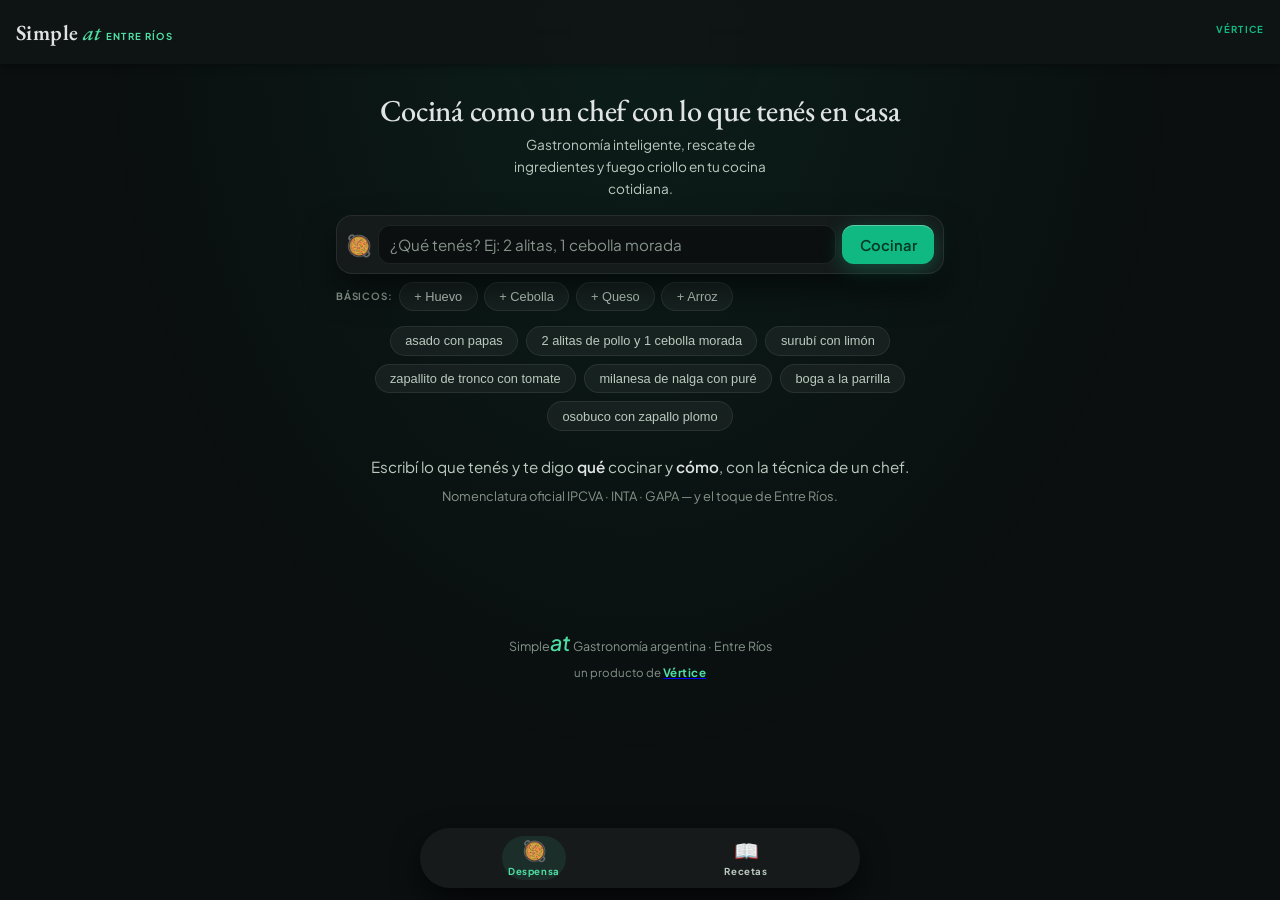
<file: index.html>
<!DOCTYPE html>
<html lang="es-AR" class="dark">
<head>
  <meta charset="UTF-8" />
  <meta name="viewport" content="width=device-width, initial-scale=1.0, maximum-scale=1.0, user-scalable=no, viewport-fit=cover" />
  <title>Simpleat — El chef argentino de tu heladera · Vértice</title>
  <meta name="description" content="Simpleat te dice qué cocinar con lo que tenés, con técnica de Master Chef y nomenclatura oficial argentina (IPCVA · INTA · GAPA), más el toque de Entre Ríos. Un producto de Vértice." />
  <link rel="preconnect" href="https://fonts.googleapis.com" />
  <link rel="preconnect" href="https://fonts.gstatic.com" crossorigin />
  <link href="https://fonts.googleapis.com/css2?family=EB+Garamond:ital,wght@0,500;0,600;1,500&family=Plus+Jakarta+Sans:wght@400;600;700&display=swap" rel="stylesheet" />
  <link rel="stylesheet" href="css/style.css" />

  <!-- Analítica de tráfico: Umami Cloud (privada, sin cookies, sin datos a terceros).
       data-website-id: reemplazar "UMAMI_WEBSITE_ID" por el ID real del sitio
       (cloud.umami.is → Ajustes del sitio). -->
  <script defer src="https://cloud.umami.is/script.js" data-website-id="UMAMI_WEBSITE_ID"></script>
</head>
<body>
  <div class="halo halo--uno" aria-hidden="true"></div>

  <header class="cabecera">
    <div class="cabecera__fila">
      <div class="marca">
        <span class="marca__simple">Simple</span><span class="marca__eat">at</span>
        <span class="marca__nodo">Entre Ríos</span>
      </div>
      <a href="https://lucianog13.github.io/portfolio/" target="_blank" rel="noopener" class="marca__nodo" style="color:var(--esmeralda-prof);text-decoration:none">Vértice</a>
    </div>
  </header>

  <main class="principal">
    <!-- Saludo editorial -->
    <section class="saludo">
      <h1>Cociná como un chef con lo que tenés en casa</h1>
      <p>Gastronomía inteligente, rescate de ingredientes y fuego criollo en tu cocina cotidiana.</p>
    </section>

    <!-- Omnibar: el corazón de la "tecnología invisible" -->
    <section class="omnibar" aria-label="Buscador de recetas">
      <div class="omnibar__caja">
        <span class="omnibar__icono" aria-hidden="true">🥘</span>
        <input
          id="omnibar"
          class="omnibar__input"
          type="text"
          inputmode="text"
          autocomplete="off"
          autocapitalize="off"
          spellcheck="false"
          placeholder="¿Qué tenés? Ej: 2 alitas, 1 cebolla morada"
          aria-label="Ingredientes que tenés"
        />
        <button id="cocinar" class="omnibar__boton" type="button">Cocinar</button>
      </div>

      <!-- Chips rápidos de básicos -->
      <div class="omnibar__rapidos">
        <span class="etiqueta">Básicos:</span>
        <button type="button" class="chip-sugerencia" data-agregar="huevo">+ Huevo</button>
        <button type="button" class="chip-sugerencia" data-agregar="cebolla">+ Cebolla</button>
        <button type="button" class="chip-sugerencia" data-agregar="queso">+ Queso</button>
        <button type="button" class="chip-sugerencia" data-agregar="arroz">+ Arroz</button>
      </div>

      <div class="sugerencias" id="sugerencias" aria-label="Ejemplos rápidos"></div>
    </section>

    <!-- Resultado de la receta -->
    <section id="resultado" class="resultado" hidden aria-live="polite"></section>

    <!-- Estado vacío inicial -->
    <section id="vacio" class="vacio">
      <p class="vacio__frase">Escribí lo que tenés y te digo <strong>qué</strong> cocinar y <strong>cómo</strong>, con la técnica de un chef.</p>
      <p class="vacio__detalle">Nomenclatura oficial IPCVA · INTA · GAPA — y el toque de Entre Ríos.</p>
    </section>
  </main>

  <!-- Navegación inferior -->
  <nav class="pienav">
    <div class="pienav__barra">
      <button class="pienav__item activo" data-nav="despensa" type="button">
        <span class="ico">🥘</span><span class="txt">Despensa</span>
      </button>
      <button class="pienav__item" data-nav="recetas" type="button">
        <span class="ico">📖</span><span class="txt">Recetas</span>
      </button>
    </div>
  </nav>

  <footer class="pie">
    <span>Simple<span class="marca__eat">at</span></span>
    <span class="pie__nota">Gastronomía argentina · Entre Ríos</span>
    <span class="pie__vertice">un producto de <a href="https://lucianog13.github.io/portfolio/" target="_blank" rel="noopener"><strong>Vértice</strong></a></span>
  </footer>

  <script src="js/data/ingredientes.js"></script>
  <script src="js/data/comercio.js"></script>
  <script src="js/core/parser.js"></script>
  <script src="js/core/cocina.js"></script>
  <script src="js/core/coping.js"></script>
  <script src="js/ui/analytics.js"></script>
  <script src="js/ui/app.js"></script>
</body>
</html>
</file>
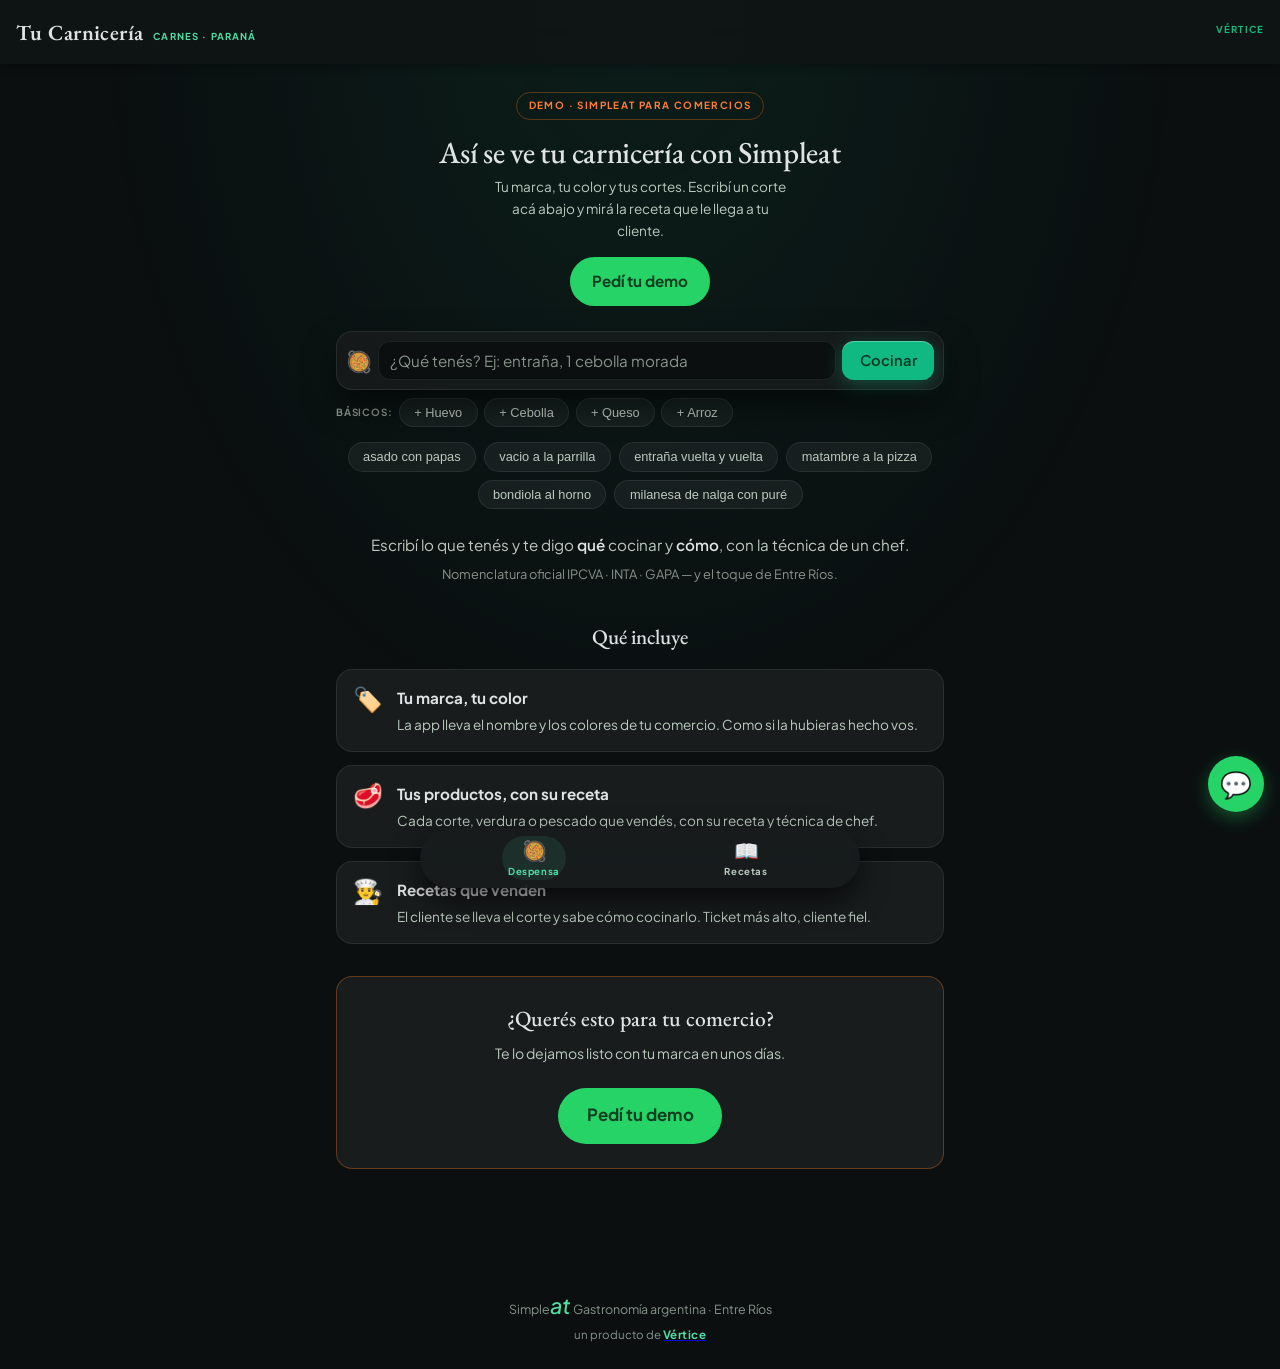
<file: demo-carniceria.html>
<!DOCTYPE html>
<html lang="es-AR" class="dark">
<head>
  <meta charset="UTF-8" />
  <meta name="viewport" content="width=device-width, initial-scale=1.0, maximum-scale=1.0, user-scalable=no, viewport-fit=cover" />
  <title>Simpleat para comercios — Demo carnicería · Vértice</title>
  <meta name="description" content="Tu comercio de alimentos con app de recetas propia: tu marca, tus productos y recetas de chef. Pedí tu demo de Simpleat por WhatsApp." />
  <link rel="preconnect" href="https://fonts.googleapis.com" />
  <link rel="preconnect" href="https://fonts.gstatic.com" crossorigin />
  <link href="https://fonts.googleapis.com/css2?family=EB+Garamond:ital,wght@0,500;0,600;1,500&family=Plus+Jakarta+Sans:wght@400;600;700&display=swap" rel="stylesheet" />
  <link rel="stylesheet" href="css/style.css" />
  <style>
    /* ── Landing B2B (demo carnicería) — solo lo propio de esta página ── */
    .saludo--b2b { padding-bottom: 1.6rem; }
    .demo-tag {
      display: inline-block;
      font-family: var(--sans);
      font-size: 0.62rem;
      font-weight: 700;
      letter-spacing: 0.14em;
      text-transform: uppercase;
      color: var(--fuego-vivo);
      border: 1px solid var(--borde-fuego);
      border-radius: var(--radio-pill);
      padding: 0.3rem 0.7rem;
      margin-bottom: 0.9rem;
    }
    .cta-whatsapp {
      display: inline-flex;
      align-items: center;
      gap: 0.45rem;
      margin-top: 1rem;
      background: #25d366;
      color: #0b3d21;
      font-family: var(--sans);
      font-weight: 700;
      font-size: 0.95rem;
      text-decoration: none;
      padding: 0.75rem 1.4rem;
      border-radius: var(--radio-pill);
      transition: transform 0.15s ease, filter 0.15s ease;
    }
    .cta-whatsapp:hover { transform: translateY(-1px); filter: brightness(1.05); }
    .cta-whatsapp--grande { font-size: 1.05rem; padding: 0.9rem 1.8rem; }
    .beneficios { margin-top: 2.2rem; }
    .beneficios h2 {
      font-family: var(--serif);
      font-weight: 500;
      font-size: 1.3rem;
      text-align: center;
      margin: 0 0 1rem;
    }
    .beneficio {
      display: flex;
      align-items: flex-start;
      gap: 0.9rem;
      background: var(--sup-bajo);
      border: 1px solid var(--borde);
      border-radius: var(--radio-card);
      padding: 1rem;
      margin-bottom: 0.8rem;
    }
    .beneficio__icono { font-size: 1.5rem; line-height: 1; }
    .beneficio strong { display: block; font-size: 0.95rem; margin-bottom: 0.2rem; }
    .beneficio p { margin: 0; color: var(--texto-suave); font-size: 0.85rem; }
    .cta-final {
      margin-top: 2rem;
      text-align: center;
      background: var(--sup-bajo);
      border: 1px solid var(--borde-fuego);
      border-radius: var(--radio-card);
      padding: 1.5rem 1rem;
    }
    .cta-final h2 { font-family: var(--serif); font-weight: 500; font-size: 1.35rem; margin: 0 0 0.35rem; }
    .cta-final p { color: var(--texto-suave); font-size: 0.88rem; margin: 0 0 0.5rem; }
    .whatsapp-flotante {
      position: fixed;
      right: 1rem;
      bottom: 5.5rem;
      z-index: 60;
      width: 56px;
      height: 56px;
      display: flex;
      align-items: center;
      justify-content: center;
      background: #25d366;
      color: #0b3d21;
      font-size: 1.6rem;
      border-radius: 50%;
      box-shadow: 0 6px 18px rgba(37, 211, 102, 0.35);
      text-decoration: none;
    }
  </style>
</head>
<body>
  <div class="halo halo--uno" aria-hidden="true"></div>

  <header class="cabecera">
    <div class="cabecera__fila">
      <div class="marca">
        <span class="marca__simple">Simple</span><span class="marca__eat">at</span>
        <span class="marca__nodo">Entre Ríos</span>
      </div>
      <a href="https://lucianog13.github.io/portfolio/" target="_blank" rel="noopener" class="marca__nodo" style="color:var(--esmeralda-prof);text-decoration:none">Vértice</a>
    </div>
  </header>

  <main class="principal">
    <!-- Pitch B2B -->
    <section class="saludo saludo--b2b">
      <span class="demo-tag">Demo · Simpleat para comercios</span>
      <h1>Así se ve tu carnicería con Simpleat</h1>
      <p>Tu marca, tu color y tus cortes. Escribí un corte acá abajo y mirá la receta que le llega a tu cliente.</p>
      <a class="cta-whatsapp" href="https://wa.me/5493434065289?text=Hola%2C%20quiero%20una%20demo%20de%20Simpleat%20para%20mi%20comercio" target="_blank" rel="noopener" data-contactar>Pedí tu demo</a>
    </section>

    <!-- Omnibar: demo viva -->
    <section class="omnibar" aria-label="Buscador de recetas">
      <div class="omnibar__caja">
        <span class="omnibar__icono" aria-hidden="true">🥘</span>
        <input
          id="omnibar"
          class="omnibar__input"
          type="text"
          inputmode="text"
          autocomplete="off"
          autocapitalize="off"
          spellcheck="false"
          placeholder="¿Qué tenés? Ej: entraña, 1 cebolla morada"
          aria-label="Ingredientes que tenés"
        />
        <button id="cocinar" class="omnibar__boton" type="button">Cocinar</button>
      </div>

      <div class="omnibar__rapidos">
        <span class="etiqueta">Básicos:</span>
        <button type="button" class="chip-sugerencia" data-agregar="huevo">+ Huevo</button>
        <button type="button" class="chip-sugerencia" data-agregar="cebolla">+ Cebolla</button>
        <button type="button" class="chip-sugerencia" data-agregar="queso">+ Queso</button>
        <button type="button" class="chip-sugerencia" data-agregar="arroz">+ Arroz</button>
      </div>

      <div class="sugerencias" id="sugerencias" aria-label="Ejemplos rápidos"></div>
    </section>

    <section id="resultado" class="resultado" hidden aria-live="polite"></section>

    <section id="vacio" class="vacio">
      <p class="vacio__frase">Escribí lo que tenés y te digo <strong>qué</strong> cocinar y <strong>cómo</strong>, con la técnica de un chef.</p>
      <p class="vacio__detalle">Nomenclatura oficial IPCVA · INTA · GAPA — y el toque de Entre Ríos.</p>
    </section>

    <!-- Beneficios -->
    <section class="beneficios">
      <h2>Qué incluye</h2>
      <div class="beneficio">
        <span class="beneficio__icono">🏷️</span>
        <div>
          <strong>Tu marca, tu color</strong>
          <p>La app lleva el nombre y los colores de tu comercio. Como si la hubieras hecho vos.</p>
        </div>
      </div>
      <div class="beneficio">
        <span class="beneficio__icono">🥩</span>
        <div>
          <strong>Tus productos, con su receta</strong>
          <p>Cada corte, verdura o pescado que vendés, con su receta y técnica de chef.</p>
        </div>
      </div>
      <div class="beneficio">
        <span class="beneficio__icono">👨‍🍳</span>
        <div>
          <strong>Recetas que venden</strong>
          <p>El cliente se lleva el corte y sabe cómo cocinarlo. Ticket más alto, cliente fiel.</p>
        </div>
      </div>
    </section>

    <!-- CTA final -->
    <section class="cta-final">
      <h2>¿Querés esto para tu comercio?</h2>
      <p>Te lo dejamos listo con tu marca en unos días.</p>
      <a class="cta-whatsapp cta-whatsapp--grande" href="https://wa.me/5493434065289?text=Hola%2C%20quiero%20una%20demo%20de%20Simpleat%20para%20mi%20comercio" target="_blank" rel="noopener" data-contactar>Pedí tu demo</a>
    </section>
  </main>

  <nav class="pienav">
    <div class="pienav__barra">
      <button class="pienav__item activo" data-nav="despensa" type="button">
        <span class="ico">🥘</span><span class="txt">Despensa</span>
      </button>
      <button class="pienav__item" data-nav="recetas" type="button">
        <span class="ico">📖</span><span class="txt">Recetas</span>
      </button>
    </div>
  </nav>

  <footer class="pie">
    <span>Simple<span class="marca__eat">at</span></span>
    <span class="pie__nota">Gastronomía argentina · Entre Ríos</span>
    <span class="pie__vertice">un producto de <a href="https://lucianog13.github.io/portfolio/" target="_blank" rel="noopener"><strong>Vértice</strong></a></span>
  </footer>

  <a class="whatsapp-flotante" href="https://wa.me/5493434065289?text=Hola%2C%20quiero%20una%20demo%20de%20Simpleat%20para%20mi%20comercio" target="_blank" rel="noopener" data-contactar aria-label="Pedí tu demo por WhatsApp">💬</a>

  <script src="js/data/ingredientes.js"></script>
  <script src="js/data/comercio-demo.js"></script>
  <script src="js/core/parser.js"></script>
  <script src="js/core/cocina.js"></script>
  <script src="js/core/coping.js"></script>
  <script src="js/ui/analytics.js"></script>
  <script src="js/ui/app.js"></script>
  <script>
    // Dispara la conversión "contactar" al tocar cualquier botón de WhatsApp.
    (function () {
      var links = document.querySelectorAll("[data-contactar]");
      for (var i = 0; i < links.length; i++) {
        links[i].addEventListener("click", function () {
          if (window.Analytics) {
            try { window.Analytics.contactar(); } catch (err) { /* sin analítica no se rompe */ }
          }
        });
      }
    })();
  </script>
</body>
</html>
</file>
<file: css/style.css>
/* ────────────────────────────────────────────────────────────────
   Simpleat · "Obsidian & Brasas" (design system de Stitch)
   Fondo obsidian profundo, esmeralda mint + fuego artesanal,
   glassmorphism nocturno, tipografía editorial EB Garamond + Plus Jakarta Sans.
   Mobile-first, touch-friendly. Un producto de Vértice.
   ──────────────────────────────────────────────────────────────── */

:root {
  /* Superficies obsidian */
  --fondo: #0b0f10;
  --superficie: #101415;
  --sup-bajo: #181c1d;
  --sup-medio: #1c2021;
  --sup-alto: #272b2c;
  --sup-mas-alto: #313536;

  /* Texto */
  --texto: #e0e3e4;
  --texto-suave: #bbcabf;
  --texto-apagado: #86948a;

  /* Acentos */
  --esmeralda: #4edea3;      /* primary: consumidor/fresco */
  --esmeralda-prof: #10b981; /* primary-container */
  --esmeralda-on: #003824;   /* texto sobre esmeralda */
  --fuego: #ffb690;          /* secondary: carnicería/Ingenio Argento */
  --fuego-prof: #ec6a06;     /* secondary-container */
  --fuego-vivo: #ff7e31;     /* tertiary-container */
  --fuego-on: #552100;

  /* Bordes de vidrio */
  --borde: rgba(255, 255, 255, 0.08);
  --borde-fuerte: rgba(255, 255, 255, 0.14);
  --borde-fuego: rgba(249, 115, 22, 0.35);
  --borde-esmeralda: rgba(16, 185, 129, 0.35);

  --radio: 8px;
  --radio-card: 16px;
  --radio-pill: 9999px;

  --serif: "EB Garamond", Georgia, serif;
  --sans: "Plus Jakarta Sans", system-ui, -apple-system, sans-serif;
}

* { box-sizing: border-box; }

html, body { margin: 0; padding: 0; }

body {
  background: var(--fondo);
  color: var(--texto);
  font-family: var(--sans);
  font-weight: 400;
  font-size: 14px;
  line-height: 1.6;
  min-height: 100vh;
  -webkit-font-smoothing: antialiased;
  overflow-x: hidden;
  overscroll-behavior: none;
  -webkit-tap-highlight-color: transparent;
}

/* ── Aura esmeralda de fondo ───────────────────────────────────── */
.halo {
  position: fixed;
  pointer-events: none;
  z-index: 0;
}
.halo--uno {
  inset: 0;
  background: radial-gradient(ellipse at top, rgba(16, 185, 129, 0.09) 0%, transparent 60%);
}

/* ── Cabecera fija ─────────────────────────────────────────────── */
.cabecera {
  position: fixed;
  top: 0; left: 0; right: 0;
  z-index: 50;
  background: rgba(16, 20, 21, 0.85);
  backdrop-filter: blur(20px);
  -webkit-backdrop-filter: blur(20px);
  box-shadow: 0 1px 8px rgba(0, 0, 0, 0.4);
}
.cabecera__fila {
  height: 64px;
  padding: 0 1rem;
  display: flex;
  align-items: center;
  justify-content: space-between;
}
.marca {
  font-family: var(--serif);
  display: flex;
  align-items: baseline;
  gap: 0.3rem;
}
.marca__simple {
  font-weight: 600;
  font-size: 1.35rem;
  letter-spacing: 0.02em;
}
.marca__eat {
  font-weight: 500;
  font-style: italic;
  color: var(--esmeralda);
  font-size: 1.35rem;
}
.marca__nodo {
  font-family: var(--sans);
  font-size: 0.6rem;
  font-weight: 700;
  letter-spacing: 0.12em;
  text-transform: uppercase;
  color: var(--esmeralda);
  display: block;
  margin-top: -4px;
}
.cabecera__lema {
  display: none;
}

/* ── Principal ─────────────────────────────────────────────────── */
.principal {
  position: relative;
  z-index: 1;
  max-width: 640px;
  margin: 0 auto;
  padding: 88px 1rem 120px;
}

/* ── Saludo editorial ──────────────────────────────────────────── */
.saludo {
  text-align: center;
  padding: 0.25rem 0.5rem 1rem;
}
.saludo h1 {
  font-family: var(--serif);
  font-weight: 500;
  font-size: clamp(1.5rem, 5.5vw, 1.9rem);
  line-height: 1.2;
  margin: 0 0 0.35rem;
  letter-spacing: -0.01em;
}
.saludo p {
  color: var(--texto-suave);
  font-size: 0.85rem;
  margin: 0;
  max-width: 300px;
  margin-inline: auto;
}

/* ── Omnibar glassmorphism ─────────────────────────────────────── */
.omnibar__caja {
  display: flex;
  align-items: center;
  gap: 0.4rem;
  background: rgba(24, 28, 29, 0.85);
  border: 1px solid var(--borde);
  border-radius: var(--radio-card);
  padding: 0.55rem;
  backdrop-filter: blur(24px);
  -webkit-backdrop-filter: blur(24px);
  box-shadow: 0 16px 36px -6px rgba(0, 0, 0, 0.7);
}
.omnibar__icono {
  font-size: 1.3rem;
  flex: none;
  color: var(--esmeralda);
}
.omnibar__input {
  flex: 1;
  min-width: 0;
  background: rgba(11, 15, 16, 0.9);
  border: 1px solid var(--borde);
  border-radius: 12px;
  padding: 0.55rem 0.7rem;
  color: var(--texto);
  font-family: var(--sans);
  font-size: 0.95rem;
  outline: none;
}
.omnibar__input:focus {
  box-shadow: 0 0 0 1px var(--esmeralda-prof);
}
.omnibar__input::placeholder { color: var(--texto-apagado); }
.omnibar__foto {
  flex: none;
  background: var(--sup-mas-alto);
  border: 1px solid var(--borde);
  color: var(--esmeralda);
  border-radius: 50%;
  width: 2.6rem;
  height: 2.6rem;
  font-size: 1.2rem;
  cursor: pointer;
  display: inline-flex;
  align-items: center;
  justify-content: center;
  transition: transform 0.12s ease;
}
.omnibar__foto:active { transform: scale(0.92); }
.omnibar__boton {
  flex: none;
  background: var(--esmeralda-prof);
  color: var(--esmeralda-on);
  border: none;
  border-radius: 12px;
  padding: 0.65rem 1.1rem;
  font-family: var(--sans);
  font-size: 0.92rem;
  font-weight: 600;
  cursor: pointer;
  box-shadow: 0 4px 20px rgba(16, 185, 129, 0.35), inset 0 1px 0 rgba(255, 255, 255, 0.3);
  transition: transform 0.12s ease, filter 0.12s ease;
}
.omnibar__boton:active { transform: scale(0.96); filter: brightness(0.94); }

/* Fila de chips rápidos */
.omnibar__rapidos {
  display: flex;
  align-items: center;
  gap: 0.4rem;
  margin-top: 0.5rem;
  overflow-x: auto;
  scrollbar-width: none;
}
.omnibar__rapidos::-webkit-scrollbar { display: none; }
.omnibar__rapidos .etiqueta {
  font-size: 0.62rem;
  font-weight: 700;
  letter-spacing: 0.08em;
  text-transform: uppercase;
  color: var(--texto-apagado);
  flex: none;
}

/* ── Sugerencias ───────────────────────────────────────────────── */
.sugerencias {
  display: flex;
  flex-wrap: wrap;
  gap: 0.5rem;
  justify-content: center;
  margin-top: 0.9rem;
}
.chip-sugerencia {
  background: rgba(255, 255, 255, 0.05);
  border: 1px solid var(--borde);
  color: var(--texto-suave);
  border-radius: var(--radio-pill);
  padding: 0.4rem 0.9rem;
  font-size: 0.8rem;
  cursor: pointer;
  transition: border-color 0.12s ease, color 0.12s ease;
}
.chip-sugerencia:active { border-color: var(--esmeralda); color: var(--texto); }

/* ── Estado vacío ──────────────────────────────────────────────── */
.vacio {
  text-align: center;
  padding: 1.5rem 0.5rem 0;
}
.vacio__frase { color: var(--texto-suave); font-size: 0.95rem; margin: 0 0 0.4rem; }
.vacio__frase strong { color: var(--texto); font-weight: 600; }
.vacio__detalle { color: var(--texto-apagado); font-size: 0.8rem; margin: 0; }

/* ── Resultado / receta ────────────────────────────────────────── */
.resultado { margin-top: 1.25rem; animation: aparecer 0.35s ease; }
@keyframes aparecer {
  from { opacity: 0; transform: translateY(8px); }
  to { opacity: 1; transform: translateY(0); }
}

.tarjeta {
  background: rgba(24, 28, 29, 0.85);
  border: 1px solid var(--borde);
  border-radius: var(--radio-card);
  padding: 1.25rem;
  backdrop-filter: blur(20px);
  -webkit-backdrop-filter: blur(20px);
  margin-bottom: 0.9rem;
}

.receta__titulo {
  font-family: var(--serif);
  font-weight: 500;
  font-size: clamp(1.35rem, 5vw, 1.7rem);
  margin: 0 0 0.9rem;
  letter-spacing: -0.01em;
  line-height: 1.25;
}

/* Chips de estado */
.chips { display: flex; flex-wrap: wrap; gap: 0.5rem; }
.chip {
  display: inline-flex;
  align-items: center;
  gap: 0.35rem;
  font-size: 0.78rem;
  font-weight: 600;
  border-radius: var(--radio-pill);
  padding: 0.4rem 0.85rem;
  border: 1px solid var(--borde);
  background: rgba(255, 255, 255, 0.05);
  color: var(--texto);
}
.chip--verde { background: rgba(78, 222, 163, 0.12); color: var(--esmeralda); border-color: var(--borde-esmeralda); }
.chip--amarillo { background: rgba(255, 182, 145, 0.12); color: var(--fuego); border-color: var(--borde-fuego); }
.chip--rojo { background: rgba(255, 120, 120, 0.12); color: #ff9e9e; border-color: rgba(255, 120, 120, 0.3); }
.chip--rapido { background: rgba(16, 185, 129, 0.15); color: var(--esmeralda-prof); border-color: var(--borde-esmeralda); }

/* Pasos */
.paso {
  display: flex;
  gap: 0.8rem;
  padding: 0.85rem 0;
  border-bottom: 1px solid var(--borde);
}
.paso:last-child { border-bottom: none; }
.paso__icono { font-size: 1.35rem; line-height: 1.35; flex: none; }
.paso__cuerpo { flex: 1; min-width: 0; }
.paso__header { font-weight: 600; font-size: 0.95rem; color: var(--texto); }
.paso__header .cantidad { color: var(--esmeralda); font-weight: 700; }
.paso__tecnica { color: var(--texto-suave); font-size: 0.85rem; margin-top: 0.2rem; }
.paso__origen {
  display: inline-block;
  margin-top: 0.4rem;
  font-size: 0.62rem;
  font-weight: 700;
  letter-spacing: 0.08em;
  text-transform: uppercase;
  color: var(--texto-apagado);
  border: 1px solid var(--borde);
  border-radius: var(--radio-pill);
  padding: 0.15rem 0.55rem;
}

/* Notas / sinergia */
.notas { list-style: none; padding: 0; margin: 0.25rem 0 0; }
.notas li {
  color: var(--texto-suave);
  font-size: 0.85rem;
  padding: 0.35rem 0 0.35rem 1rem;
  position: relative;
}
.notas li::before {
  content: "›";
  position: absolute;
  left: 0;
  color: var(--esmeralda);
  font-weight: 700;
}

.titulo-seccion {
  font-family: var(--sans);
  font-size: 0.66rem;
  font-weight: 700;
  letter-spacing: 0.14em;
  text-transform: uppercase;
  color: var(--texto-apagado);
  margin: 0 0 0.7rem;
}

/* Hack "Ingenio Argento" */
.hack {
  display: flex;
  gap: 0.6rem;
  align-items: flex-start;
  padding: 0.7rem 0.85rem;
  border: 1px solid var(--borde-fuego);
  background: rgba(236, 106, 6, 0.1);
  border-radius: 12px;
  margin-bottom: 0.55rem;
}
.hack__badge {
  flex: none;
  background: var(--fuego-prof);
  color: #fff;
  font-size: 0.62rem;
  font-weight: 700;
  letter-spacing: 0.04em;
  border-radius: var(--radio-pill);
  padding: 0.2rem 0.6rem;
  margin-top: 0.1rem;
}
.hack__texto { color: var(--texto); font-size: 0.85rem; }

.nudge {
  display: flex;
  gap: 0.6rem;
  align-items: center;
  background: rgba(16, 185, 129, 0.12);
  border: 1px solid var(--borde-esmeralda);
  border-radius: 12px;
  padding: 0.75rem 0.85rem;
  color: var(--texto);
  font-size: 0.85rem;
}

/* ── Navegación inferior ───────────────────────────────────────── */
.pienav {
  position: fixed;
  bottom: 0; left: 0; right: 0;
  z-index: 50;
  padding: 0 1rem 0.75rem;
  pointer-events: none;
}
.pienav__barra {
  pointer-events: auto;
  max-width: 440px;
  margin: 0 auto;
  height: 60px;
  border-radius: var(--radio-pill);
  background: rgba(24, 28, 29, 0.9);
  backdrop-filter: blur(24px);
  -webkit-backdrop-filter: blur(24px);
  padding: 0 0.5rem;
  display: flex;
  align-items: center;
  justify-content: space-around;
  box-shadow: 0 12px 32px -4px rgba(0, 0, 0, 0.8);
}
.pienav__item {
  display: flex;
  flex-direction: column;
  align-items: center;
  gap: 2px;
  min-width: 64px;
  height: 44px;
  border-radius: var(--radio-pill);
  color: var(--texto-suave);
  background: transparent;
  border: none;
  cursor: pointer;
  font-family: var(--sans);
  transition: color 0.15s ease, background 0.15s ease;
}
.pienav__item span.ico { font-size: 1.25rem; }
.pienav__item span.txt { font-size: 0.6rem; font-weight: 700; letter-spacing: 0.06em; }
.pienav__item.activo { color: var(--esmeralda); background: rgba(78, 222, 163, 0.1); }

/* ── Pie ───────────────────────────────────────────────────────── */
.pie {
  position: relative;
  z-index: 1;
  text-align: center;
  padding: 0 1rem 0.5rem;
  color: var(--texto-apagado);
  font-size: 0.78rem;
  display: none; /* el footer queda fuera, la nav inferior lo reemplaza en mobile */
}
.pie__vertice { display: block; margin-top: 0.2rem; font-size: 0.72rem; }
.pie__vertice strong { color: var(--esmeralda); font-weight: 700; letter-spacing: 0.04em; }

@media (min-width: 640px) {
  .pie { display: block; padding-bottom: 1.5rem; }
}
</file>
